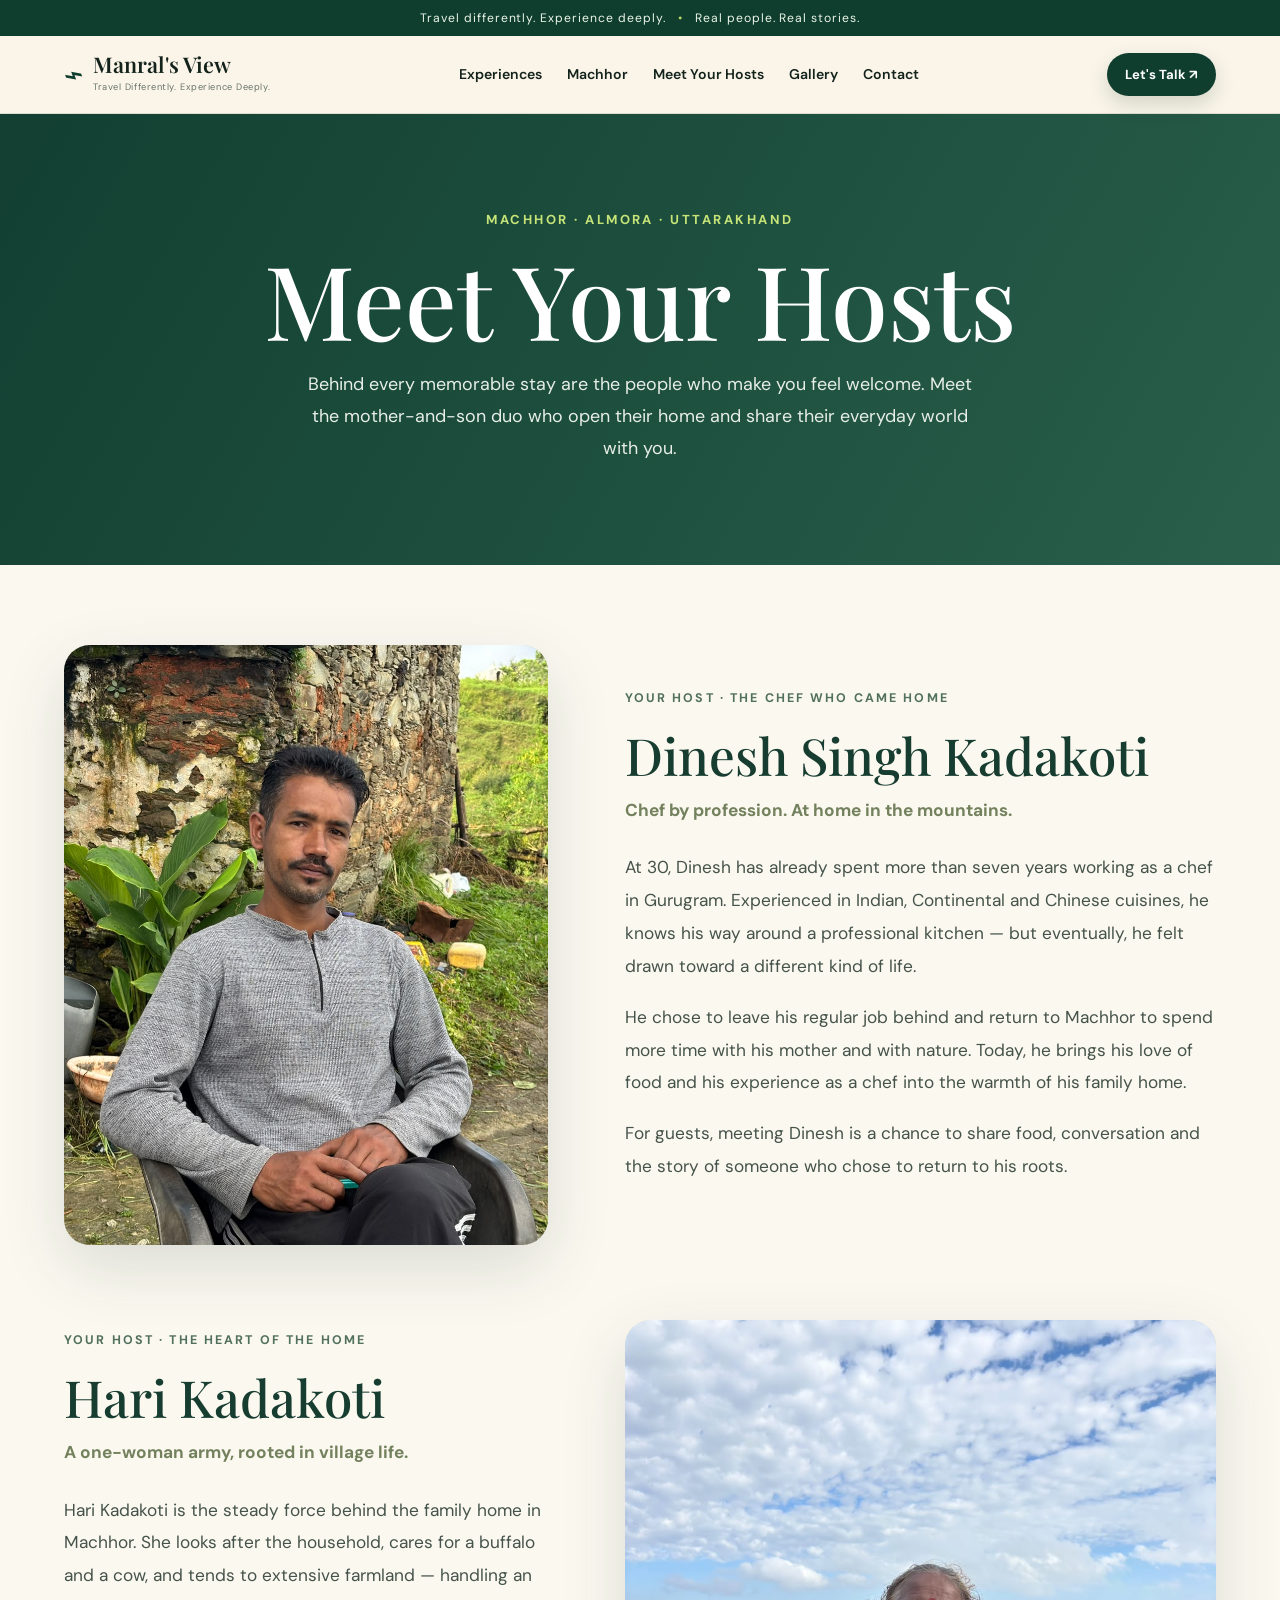
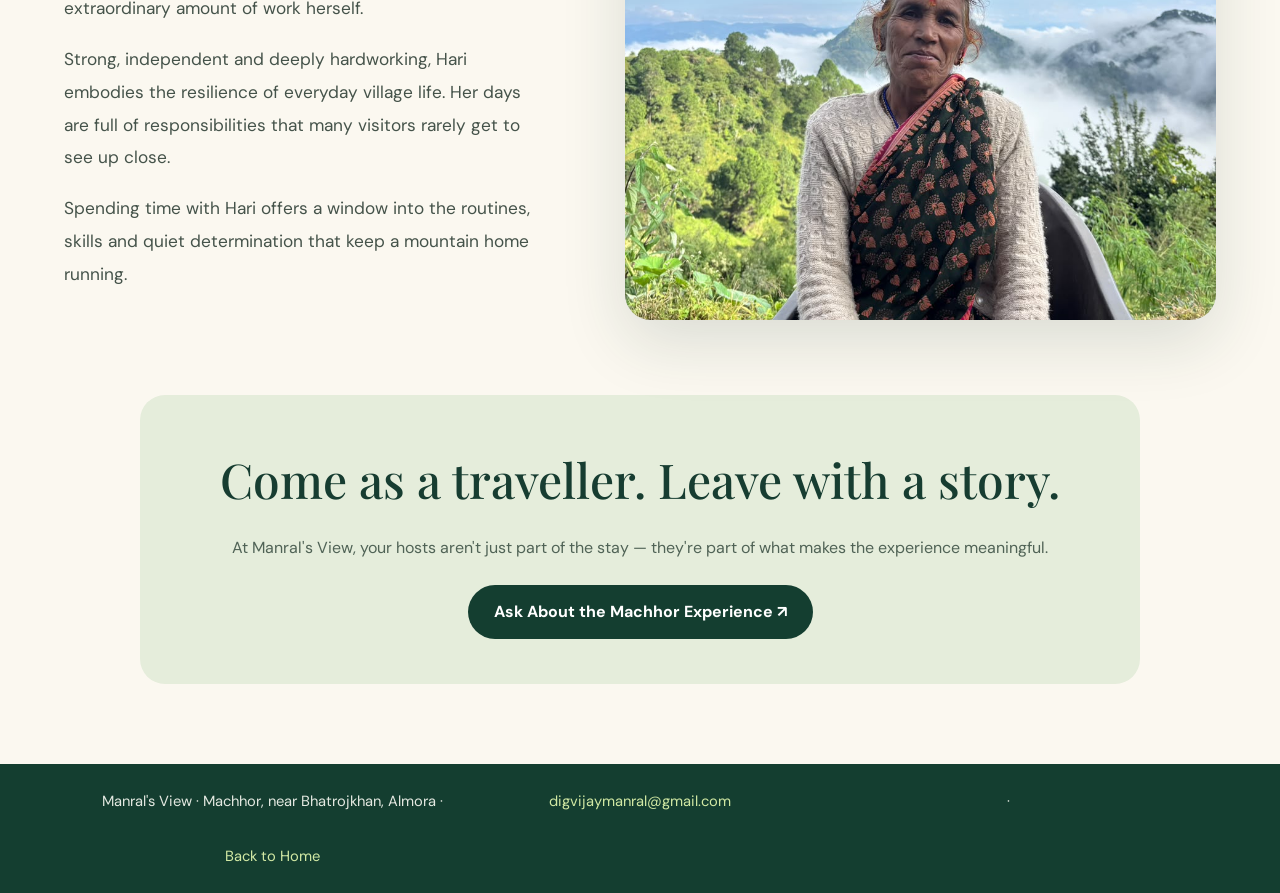
<file: hosts.html>
<!doctype html>
<html lang="en">
<head>
<meta charset="utf-8"><meta name="viewport" content="width=device-width,initial-scale=1">
<meta name="description" content="Meet Dinesh Singh Kadakoti and Hari Kadakoti, your mother-and-son hosts at Machhor, Uttarakhand.">
<title>Meet Your Hosts | Manral's View</title>
<link rel="preconnect" href="https://fonts.googleapis.com"><link rel="preconnect" href="https://fonts.gstatic.com" crossorigin>
<link href="https://fonts.googleapis.com/css2?family=DM+Sans:wght@400;500;600;700&family=Playfair+Display:ital,wght@0,500;0,600;1,500;1,600&display=swap" rel="stylesheet">
<link rel="stylesheet" href="style.css">
<style>
.hosts-hero{background:linear-gradient(120deg,#123f31,#295f4b);color:#fff;padding:95px max(6vw,24px) 100px;text-align:center}
.hosts-hero .kicker{color:#c6e477;font-weight:700;letter-spacing:.19em;font-size:13px}
.hosts-hero h1{font-family:'Playfair Display',serif;font-size:clamp(3.2rem,8vw,7rem);font-weight:500;line-height:1.05;margin:15px 0}
.hosts-hero p{max-width:680px;margin:0 auto;line-height:1.8;font-size:1.12rem;color:#e7eee8}
.hosts-main{background:#fbf8f0;padding:80px max(5vw,22px)}
.host-profile{max-width:1200px;margin:0 auto 75px;display:grid;grid-template-columns:minmax(260px, .9fr) 1.1fr;align-items:center;gap:clamp(25px,6vw,100px)}
.host-profile.reverse .host-image{order:2}
.host-image{border-radius:26px;overflow:hidden;box-shadow:0 22px 65px #18392d24;min-height:420px;height:600px;background:#d4dac9}
.host-image img{width:100%;height:100%;object-fit:cover;object-position:center 35%;display:block}
.host-info .eyebrow{font-size:.78rem;font-weight:700;letter-spacing:.17em;color:#52715c;text-transform:uppercase}
.host-info h2{font-family:'Playfair Display',serif;font-weight:500;font-size:clamp(2.3rem,4vw,4.1rem);line-height:1.13;color:#173d31;margin:18px 0 9px}
.host-info .subtitle{color:#73815d;font-weight:700;margin:0 0 25px}
.host-info p{color:#45534a;line-height:1.9;font-size:1.08rem;margin:0 0 18px}
.host-quote{max-width:1000px;margin:0 auto;text-align:center;background:#e5eddb;border-radius:25px;padding:45px 35px}
.host-quote h2{font-family:'Playfair Display',serif;font-size:clamp(1.8rem,4vw,3rem);font-weight:500;color:#173d31;margin:0 0 15px}
.host-quote p{color:#506356;line-height:1.7;margin:0 0 24px}
.host-link{display:inline-block;background:#143e30;color:#fff;text-decoration:none;border-radius:40px;padding:14px 26px;font-weight:700}
.hosts-footer{text-align:center;padding:25px;background:#143e30;color:#e4e9e1;font-size:.92rem}
.hosts-footer a{color:#d2e9a4}
@media(max-width:760px){.hosts-hero{padding:65px 24px}.hosts-main{padding:50px 20px}.host-profile{grid-template-columns:1fr;gap:28px;margin-bottom:55px}.host-profile.reverse .host-image{order:0}.host-image{height:470px;min-height:0}.host-info h2{margin-top:10px}}
</style>
</head>
<body>
<div class="top-strip">Travel differently. Experience deeply. <span>•</span> Real people. Real stories.</div>
<header class="nav"><a class="brand" href="index.html" aria-label="Manral's View home"><span class="brand-mark">⌁</span><span><strong>Manral's View</strong><small>Travel Differently. Experience Deeply.</small></span></a>
<button class="menu-toggle" aria-label="Open menu" aria-expanded="false">☰</button>
<nav class="nav-links"><a href="index.html#experiences">Experiences</a><a href="index.html#machhor">Machhor</a><a href="hosts.html" aria-current="page">Meet Your Hosts</a><a href="index.html#gallery">Gallery</a><a href="index.html#contact">Contact</a></nav>
<a class="nav-cta" href="https://wa.me/918587080086?text=Hi%2C%20I%27d%20like%20to%20know%20more%20about%20the%20Machhor%20experience" target="_blank" rel="noopener">Let's Talk ↗</a></header>
<main>
<section class="hosts-hero"><div class="kicker">MACHHOR · ALMORA · UTTARAKHAND</div><h1>Meet Your Hosts</h1><p>Behind every memorable stay are the people who make you feel welcome. Meet the mother-and-son duo who open their home and share their everyday world with you.</p></section>
<div class="hosts-main">
<article class="host-profile"><div class="host-image"><img src="dinesh-kadakoti.jpg" alt="Dinesh Singh Kadakoti sitting outside his home" loading="eager"></div><div class="host-info"><div class="eyebrow">Your host · The chef who came home</div><h2>Dinesh Singh Kadakoti</h2><p class="subtitle">Chef by profession. At home in the mountains.</p><p>At 30, Dinesh has already spent more than seven years working as a chef in Gurugram. Experienced in Indian, Continental and Chinese cuisines, he knows his way around a professional kitchen — but eventually, he felt drawn toward a different kind of life.</p><p>He chose to leave his regular job behind and return to Machhor to spend more time with his mother and with nature. Today, he brings his love of food and his experience as a chef into the warmth of his family home.</p><p>For guests, meeting Dinesh is a chance to share food, conversation and the story of someone who chose to return to his roots.</p></div></article>
<article class="host-profile reverse"><div class="host-image"><img src="hari-kadakoti.jpg" alt="Hari Kadakoti seated outdoors with the mountains behind her" loading="lazy"></div><div class="host-info"><div class="eyebrow">Your host · The heart of the home</div><h2>Hari Kadakoti</h2><p class="subtitle">A one-woman army, rooted in village life.</p><p>Hari Kadakoti is the steady force behind the family home in Machhor. She looks after the household, cares for a buffalo and a cow, and tends to extensive farmland — handling an extraordinary amount of work herself.</p><p>Strong, independent and deeply hardworking, Hari embodies the resilience of everyday village life. Her days are full of responsibilities that many visitors rarely get to see up close.</p><p>Spending time with Hari offers a window into the routines, skills and quiet determination that keep a mountain home running.</p></div></article>
<section class="host-quote"><h2>Come as a traveller. Leave with a story.</h2><p>At Manral's View, your hosts aren't just part of the stay — they're part of what makes the experience meaningful.</p><a class="host-link" href="https://wa.me/918587080086?text=Hi%2C%20I%27d%20like%20to%20visit%20Machhor%20and%20meet%20the%20hosts" target="_blank" rel="noopener">Ask About the Machhor Experience ↗</a></section>
</div></main><footer class="hosts-footer">Manral's View · Machhor, near Bhatrojkhan, Almora · <a href="mailto:digvijaymanral@gmail.com">digvijaymanral@gmail.com</a> · <a href="index.html">Back to Home</a></footer>
<script src="script.js"></script>
</body></html>
</file>
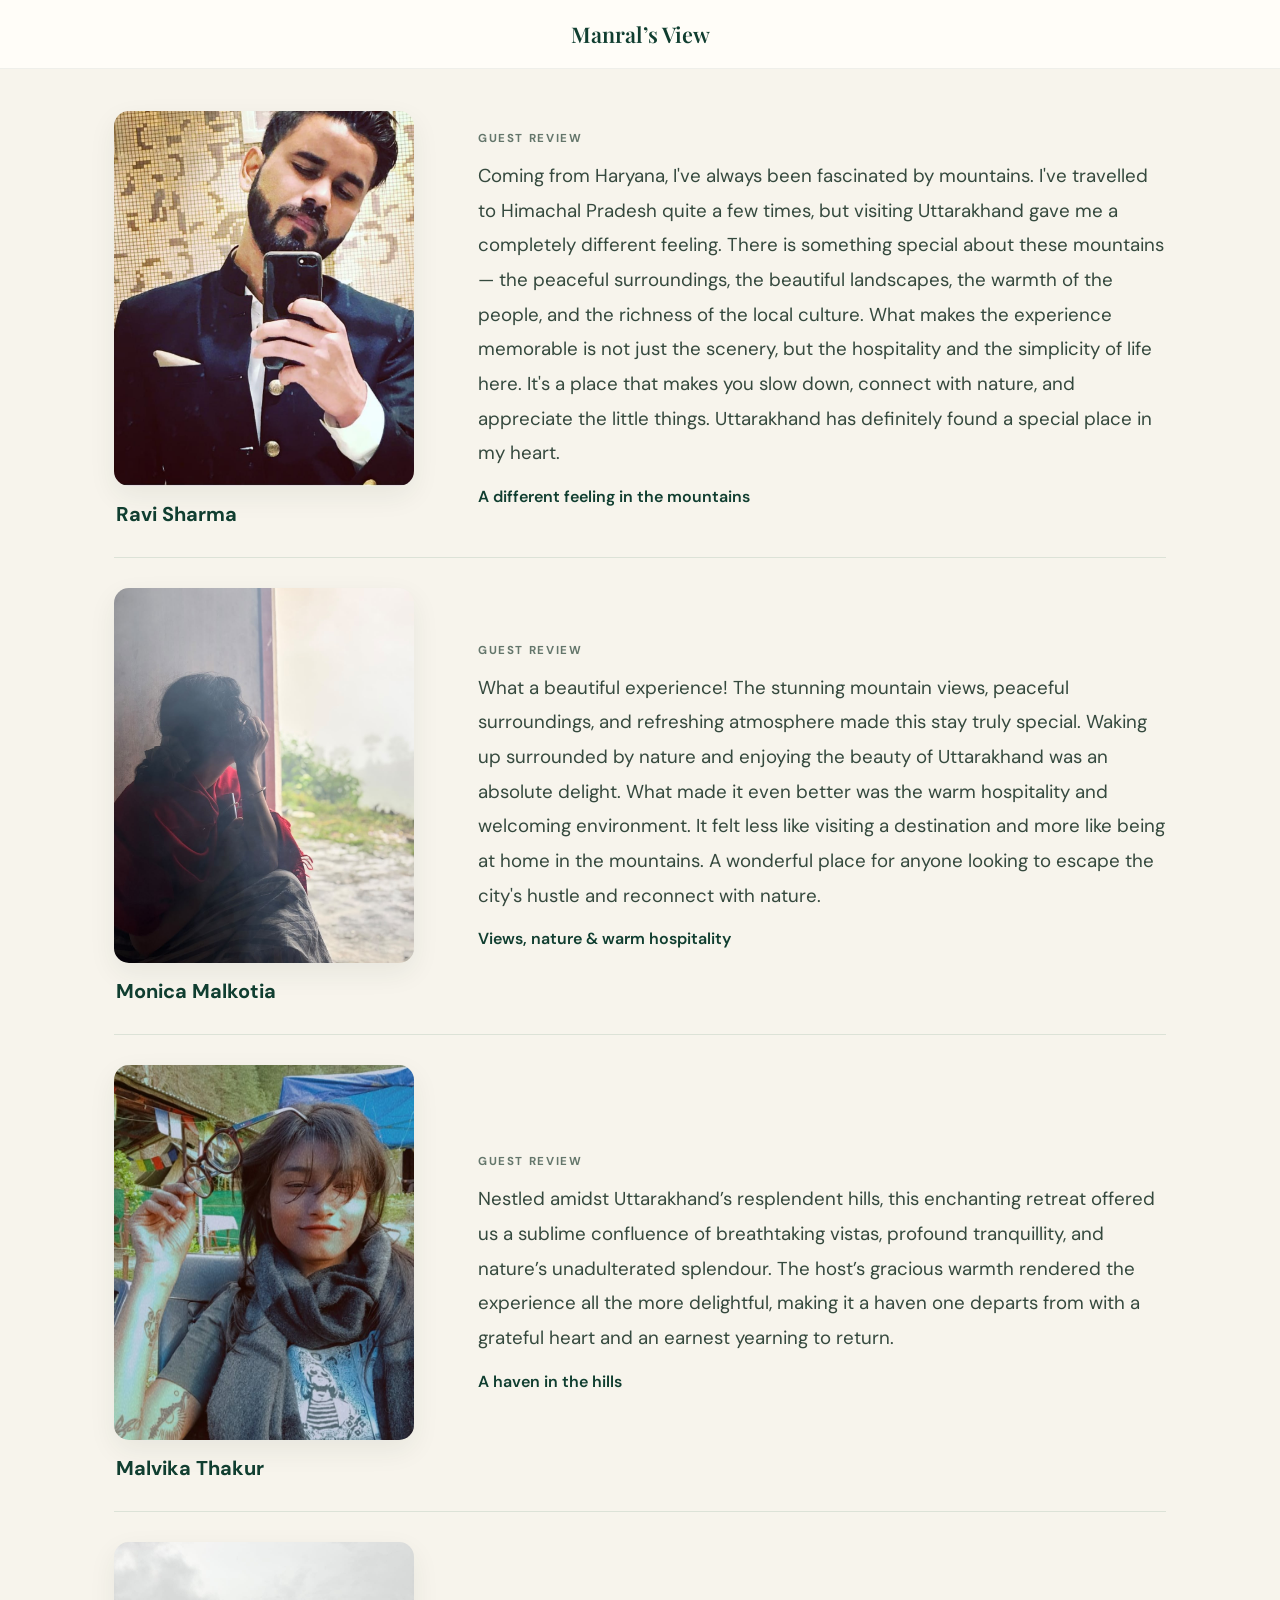
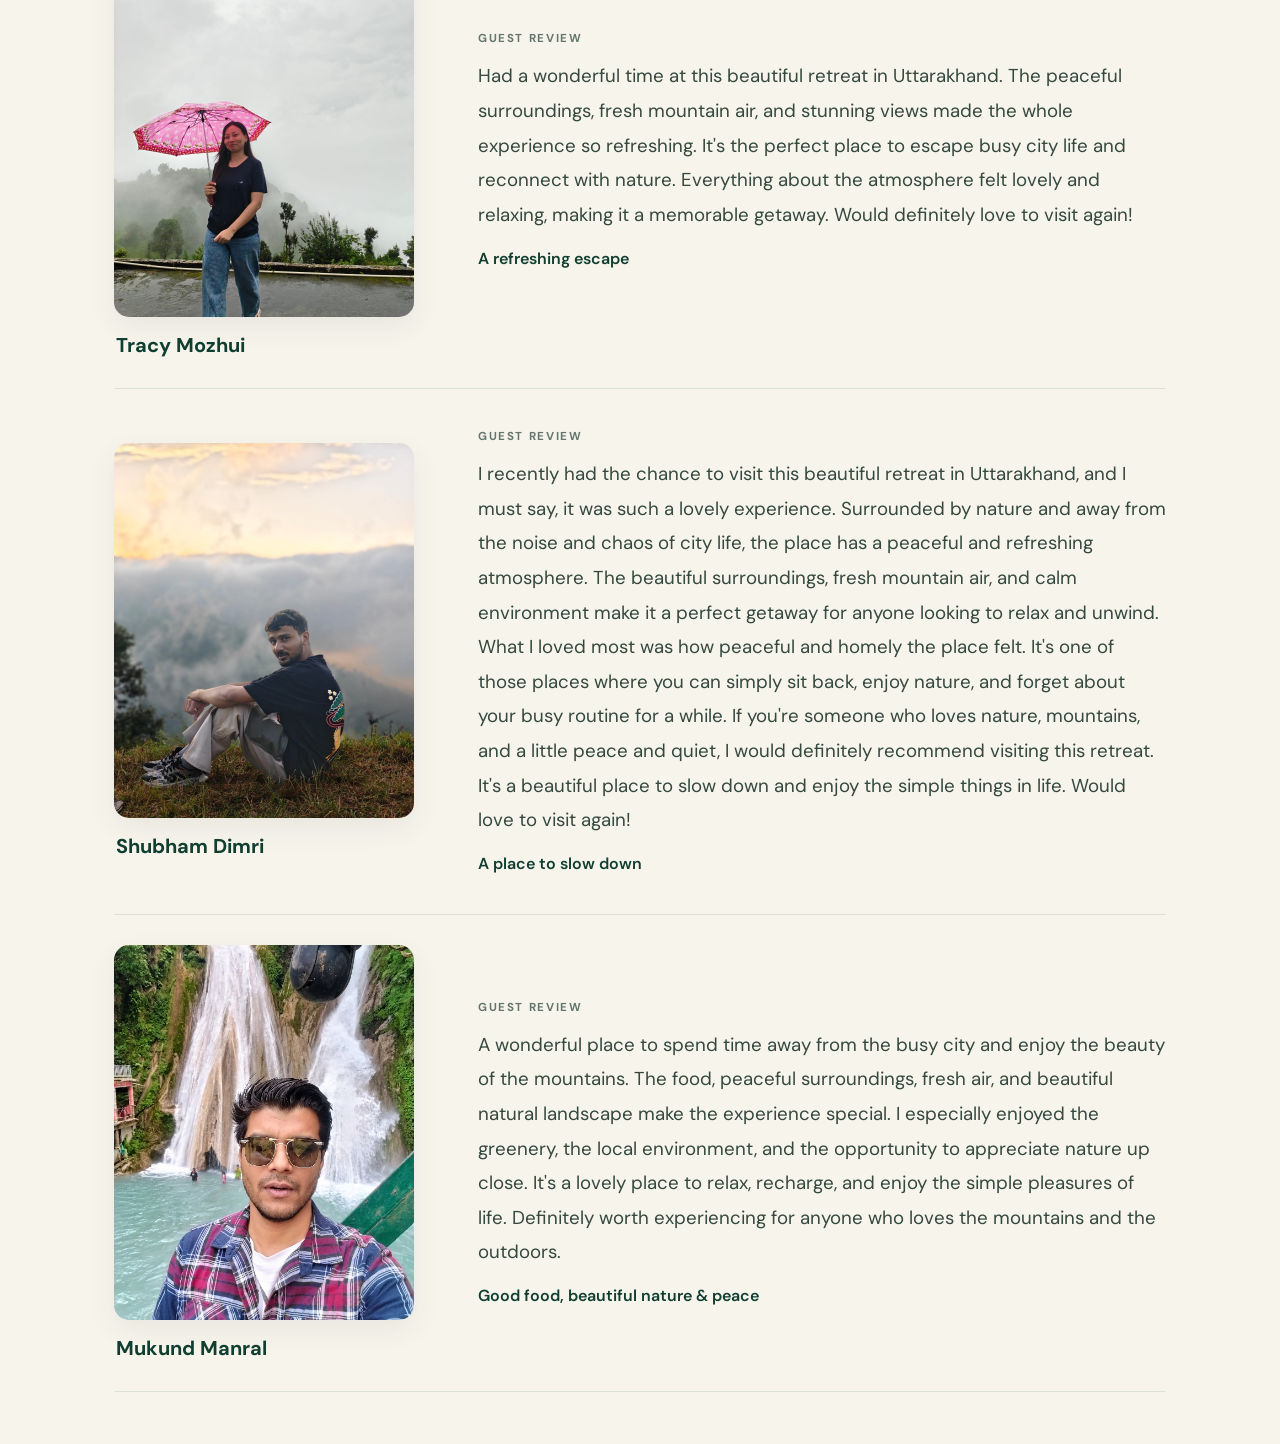
<file: reviews.html>
<!doctype html>
<html lang="en">
<head>
<meta charset="utf-8">
<meta name="viewport" content="width=device-width, initial-scale=1">
<meta name="description" content="Guest reviews and memories from Manral’s View in Uttarakhand.">
<title>Guest Reviews | Manral’s View</title>
<link rel="preconnect" href="https://fonts.googleapis.com">
<link rel="preconnect" href="https://fonts.gstatic.com" crossorigin>
<link href="https://fonts.googleapis.com/css2?family=DM+Sans:wght@400;500;600;700&family=Playfair+Display:ital,wght@0,500;0,600;1,500&display=swap" rel="stylesheet">
<style>
:root{--forest:#103e30;--cream:#f7f4ec;--sage:#e6ebe1;--ink:#263c32;--muted:#64766b;--line:#dce2d7}
*{box-sizing:border-box}
html{background:var(--cream);scroll-behavior:smooth}
body{margin:0;background:var(--cream);color:var(--ink);font-family:"DM Sans",Arial,Helvetica,sans-serif}
header{padding:20px 5%;display:flex;justify-content:center;background:#fffdf8;border-bottom:1px solid #203b3012}
.brand{font:600 1.35rem "Playfair Display",Georgia,serif;color:var(--forest);text-decoration:none}
main{max-width:1100px;margin:0 auto;padding:34px 24px 52px}
.review-row{display:grid;grid-template-columns:minmax(220px,300px) minmax(0,1fr);gap:clamp(28px,5vw,64px);align-items:center;padding:30px 0;border-bottom:1px solid var(--line)}
.review-row:first-child{padding-top:8px}
.guest-profile{width:100%;max-width:300px}
.guest-photo{display:block;width:100%;aspect-ratio:4/5;object-fit:cover;border-radius:15px;background:#e0e5dc;box-shadow:0 10px 28px #20352d12}
.guest-name{font:700 1.25rem/1.3 "DM Sans",Arial,sans-serif;color:var(--forest);margin:15px 2px 0}
.review-content{padding:10px 0}
.review-label{font-size:.72rem;font-weight:700;letter-spacing:.14em;text-transform:uppercase;color:var(--muted);margin:0 0 13px}
.review-text{font:400 clamp(1.02rem,1.5vw,1.17rem)/1.85 "DM Sans",Arial,sans-serif;color:#35493e;margin:0}
.review-title{font:600 1rem "DM Sans",Arial,sans-serif;color:var(--forest);margin:15px 0 0}
@media(max-width:680px){main{padding:20px 18px 38px}.review-row{grid-template-columns:1fr;gap:18px;padding:26px 0}.guest-profile{max-width:100%;display:grid;grid-template-columns:100px 1fr;align-items:center;gap:16px}.guest-photo{width:100px;height:120px;aspect-ratio:auto;border-radius:12px}.guest-name{margin:0;font-size:1.15rem}.review-content{padding:0}.review-text{font-size:1rem}}
</style>
</head>
<body>
<header><a class="brand" href="index.html">Manral’s View</a></header>
<main aria-label="Guest reviews">
<article class="review-row" id="review-ravi-sharma">
  <div class="guest-profile">
    <img class="guest-photo" src="ravi-sharma.jpg" alt="Ravi Sharma" loading="lazy">
    <h2 class="guest-name">Ravi Sharma</h2>
  </div>
  <div class="review-content">
    <p class="review-label">Guest review</p>
    <blockquote class="review-text">Coming from Haryana, I've always been fascinated by mountains. I've travelled to Himachal Pradesh quite a few times, but visiting Uttarakhand gave me a completely different feeling. There is something special about these mountains — the peaceful surroundings, the beautiful landscapes, the warmth of the people, and the richness of the local culture. What makes the experience memorable is not just the scenery, but the hospitality and the simplicity of life here. It's a place that makes you slow down, connect with nature, and appreciate the little things. Uttarakhand has definitely found a special place in my heart.</blockquote>
    <p class="review-title">A different feeling in the mountains</p>
  </div>
</article>
<article class="review-row" id="review-monica-malkotia">
  <div class="guest-profile">
    <img class="guest-photo" src="monica-malkotia.jpg" alt="Monica Malkotia" loading="lazy">
    <h2 class="guest-name">Monica Malkotia</h2>
  </div>
  <div class="review-content">
    <p class="review-label">Guest review</p>
    <blockquote class="review-text">What a beautiful experience! The stunning mountain views, peaceful surroundings, and refreshing atmosphere made this stay truly special. Waking up surrounded by nature and enjoying the beauty of Uttarakhand was an absolute delight. What made it even better was the warm hospitality and welcoming environment. It felt less like visiting a destination and more like being at home in the mountains. A wonderful place for anyone looking to escape the city's hustle and reconnect with nature.</blockquote>
    <p class="review-title">Views, nature &amp; warm hospitality</p>
  </div>
</article>
<article class="review-row" id="review-malvika-thakur">
  <div class="guest-profile">
    <img class="guest-photo" src="malvika-thakur.jpg" alt="Malvika Thakur" loading="lazy">
    <h2 class="guest-name">Malvika Thakur</h2>
  </div>
  <div class="review-content">
    <p class="review-label">Guest review</p>
    <blockquote class="review-text">Nestled amidst Uttarakhand’s resplendent hills, this enchanting retreat offered us a sublime confluence of breathtaking vistas, profound tranquillity, and nature’s unadulterated splendour. The host’s gracious warmth rendered the experience all the more delightful, making it a haven one departs from with a grateful heart and an earnest yearning to return.</blockquote>
    <p class="review-title">A haven in the hills</p>
  </div>
</article>
<article class="review-row" id="review-tracy-mozhui">
  <div class="guest-profile">
    <img class="guest-photo" src="tracy-mozhui.jpg" alt="Tracy Mozhui" loading="lazy">
    <h2 class="guest-name">Tracy Mozhui</h2>
  </div>
  <div class="review-content">
    <p class="review-label">Guest review</p>
    <blockquote class="review-text">Had a wonderful time at this beautiful retreat in Uttarakhand. The peaceful surroundings, fresh mountain air, and stunning views made the whole experience so refreshing. It's the perfect place to escape busy city life and reconnect with nature. Everything about the atmosphere felt lovely and relaxing, making it a memorable getaway. Would definitely love to visit again!</blockquote>
    <p class="review-title">A refreshing escape</p>
  </div>
</article>
<article class="review-row" id="review-shubham-dimri">
  <div class="guest-profile">
    <img class="guest-photo" src="shubham-dimri.jpg" alt="Shubham Dimri" loading="lazy">
    <h2 class="guest-name">Shubham Dimri</h2>
  </div>
  <div class="review-content">
    <p class="review-label">Guest review</p>
    <blockquote class="review-text">I recently had the chance to visit this beautiful retreat in Uttarakhand, and I must say, it was such a lovely experience. Surrounded by nature and away from the noise and chaos of city life, the place has a peaceful and refreshing atmosphere. The beautiful surroundings, fresh mountain air, and calm environment make it a perfect getaway for anyone looking to relax and unwind.

What I loved most was how peaceful and homely the place felt. It's one of those places where you can simply sit back, enjoy nature, and forget about your busy routine for a while.

If you're someone who loves nature, mountains, and a little peace and quiet, I would definitely recommend visiting this retreat. It's a beautiful place to slow down and enjoy the simple things in life. Would love to visit again!</blockquote>
    <p class="review-title">A place to slow down</p>
  </div>
</article>
<article class="review-row" id="review-mukund-manral">
  <div class="guest-profile">
    <img class="guest-photo" src="mukund-manral.jpg" alt="Mukund Manral" loading="lazy">
    <h2 class="guest-name">Mukund Manral</h2>
  </div>
  <div class="review-content">
    <p class="review-label">Guest review</p>
    <blockquote class="review-text">A wonderful place to spend time away from the busy city and enjoy the beauty of the mountains. The food, peaceful surroundings, fresh air, and beautiful natural landscape make the experience special. I especially enjoyed the greenery, the local environment, and the opportunity to appreciate nature up close. It's a lovely place to relax, recharge, and enjoy the simple pleasures of life. Definitely worth experiencing for anyone who loves the mountains and the outdoors.</blockquote>
    <p class="review-title">Good food, beautiful nature &amp; peace</p>
  </div>
</article>
</main>
</body>
</html>
</file>
<file: style.css>
:root{
  --green:#0f3d2e;--green-2:#17634b;--lime:#b9d86a;--cream:#fbf5e9;--sand:#efe2c9;--ink:#13231c;--muted:#66736b;--white:#fff;--orange:#e9893a;--line:rgba(19,35,28,.12);--shadow:0 22px 60px rgba(15,61,46,.14)
}
*{box-sizing:border-box}html{scroll-behavior:smooth}body{margin:0;background:var(--cream);color:var(--ink);font-family:"DM Sans",sans-serif;line-height:1.65}a{color:inherit;text-decoration:none}img{display:block;max-width:100%}button{font:inherit}.top-strip{background:var(--green);color:#eaf5e8;text-align:center;font-size:.76rem;letter-spacing:.08em;padding:8px 16px}.top-strip span{margin:0 8px;color:var(--lime)}
.nav{position:sticky;top:0;z-index:50;min-height:76px;padding:12px 5vw;display:flex;align-items:center;justify-content:space-between;gap:24px;background:rgba(251,245,233,.92);backdrop-filter:blur(14px);border-bottom:1px solid var(--line)}.brand{display:flex;align-items:center;gap:10px}.brand-mark{font-size:2rem;color:var(--green);transform:rotate(-20deg);display:inline-block}.brand strong{display:block;font:600 1.35rem/1 "Playfair Display",serif}.brand small{display:block;font-size:.58rem;letter-spacing:.06em;color:var(--muted);margin-top:4px}.nav-links{display:flex;gap:25px;font-size:.88rem;font-weight:600}.nav-links a:hover{color:var(--green-2)}.nav-cta{background:var(--green);color:white;padding:11px 18px;border-radius:999px;font-size:.82rem;font-weight:700;box-shadow:0 8px 20px rgba(15,61,46,.18)}.menu-toggle{display:none;background:none;border:0;font-size:1.5rem;color:var(--green)}
.hero{min-height:82vh;position:relative;display:flex;align-items:center;overflow:hidden;color:#fff}.hero-bg{position:absolute;inset:0;width:100%;height:100%;object-fit:cover;object-position:center}.hero-shade{position:absolute;inset:0;background:linear-gradient(90deg,rgba(5,31,22,.75),rgba(5,31,22,.22) 55%,rgba(5,31,22,.08)),linear-gradient(0deg,rgba(5,31,22,.3),transparent 45%)}.hero-content{position:relative;z-index:2;width:min(760px,90%);padding:11vh 7vw}.eyebrow{font-size:.72rem;letter-spacing:.2em;font-weight:800;text-transform:uppercase;color:var(--green-2);margin:0 0 16px}.eyebrow.light{color:#e4f3ce}.hero h1{font:600 clamp(3.2rem,7.5vw,7rem)/.95 "Playfair Display",serif;margin:0 0 26px;letter-spacing:-.04em}.hero h1 em{color:var(--lime);font-weight:500}.hero-copy{font-size:clamp(1rem,1.7vw,1.22rem);max-width:650px;color:#f3f7ef}.hero-actions{display:flex;gap:12px;flex-wrap:wrap;margin-top:30px}.button{display:inline-flex;align-items:center;justify-content:center;gap:8px;padding:13px 20px;border-radius:999px;font-weight:700;font-size:.86rem;transition:.25s ease}.button:hover{transform:translateY(-2px)}.button.primary{background:var(--lime);color:var(--green)}.button.dark{background:var(--green);color:white}.button.glass{border:1px solid rgba(255,255,255,.55);color:#fff;background:rgba(255,255,255,.1);backdrop-filter:blur(10px)}.button.outline{border:1px solid var(--green);color:var(--green)}.hero-note{margin-top:24px;font-size:.84rem;color:#edf5e9}.hero-stamp{position:absolute;right:6vw;bottom:10vh;z-index:2;font:italic 1.2rem/1.1 "Playfair Display",serif;text-align:right;transform:rotate(-3deg);text-shadow:0 2px 12px rgba(0,0,0,.3)}
.section-pad{padding:100px 7vw}.promise{padding:90px 7vw;background:#fff;display:grid;grid-template-columns:1fr 1.4fr;gap:70px;align-items:center}.promise-intro h2,.section-head h2,.how h2{font:500 clamp(2.5rem,5vw,4.4rem)/1.02 "Playfair Display",serif;margin:0 0 22px;letter-spacing:-.03em}.promise-intro>p:last-child{color:var(--muted);max-width:560px;font-size:1.05rem}.promise-grid{display:grid;grid-template-columns:repeat(3,1fr);gap:16px}.promise-grid article{padding:25px 20px;border:1px solid var(--line);border-radius:18px;background:linear-gradient(145deg,#fff,#f5eee0);min-height:180px;transition:.25s}.promise-grid article:hover{transform:translateY(-5px);box-shadow:var(--shadow)}.promise-grid article:nth-child(4),.promise-grid article:nth-child(5){background:#e8f0d8}.promise-grid span{font-size:1.8rem}.promise-grid h3{font:600 1.18rem "Playfair Display",serif;margin:12px 0 4px}.promise-grid p{font-size:.84rem;color:var(--muted);margin:0}
.experience-types{background:var(--sand)}.section-head{display:flex;justify-content:space-between;gap:60px;align-items:end;margin-bottom:45px}.section-head>p{max-width:420px;color:var(--muted);margin:0}.type-grid{display:grid;grid-template-columns:repeat(3,1fr);gap:20px}.type-card{min-height:410px;border-radius:26px;overflow:hidden;position:relative;background-size:cover;background-position:center;display:flex;align-items:end;color:#fff;box-shadow:var(--shadow)}.type-village{background-image:linear-gradient(0deg,rgba(7,31,22,.86),transparent 65%),url('village-life.jpg')}.type-food{background-image:linear-gradient(0deg,rgba(73,44,18,.88),transparent 65%),url('sunset.jpg')}.type-people{background-image:linear-gradient(0deg,rgba(11,42,36,.88),transparent 65%),url('people-trail.jpg')}.type-card>div{padding:30px}.type-card span{font-size:.75rem;letter-spacing:.15em}.type-card h3{font:500 2.25rem "Playfair Display",serif;margin:8px 0}.type-card p{margin:0;color:#f5f4ec;max-width:300px}
.machhor{display:grid;grid-template-columns:1fr 1.05fr;gap:70px;align-items:center;background:#fff}.machhor h2{font:500 clamp(3rem,5vw,5rem)/.92 "Playfair Display",serif;margin:0 0 25px}.machhor h2 em{color:var(--green-2)}.machhor .lead{font-size:1.18rem;color:var(--green-2)}.machhor-copy>p:not(.eyebrow):not(.lead){color:var(--muted);max-width:590px}.facts{display:flex;gap:12px;flex-wrap:wrap;margin:28px 0}.facts div{display:flex;gap:10px;align-items:center;padding:12px 14px;border-radius:14px;background:#f2eadb}.facts b{font:600 1.3rem "Playfair Display",serif;color:var(--green)}.facts span{font-size:.72rem;line-height:1.25;color:var(--muted)}.video-wrap{position:relative;border-radius:24px;overflow:hidden;background:#09291f;box-shadow:var(--shadow)}.video-wrap video{display:block;width:100%;max-height:650px;object-fit:cover;background:#09291f}.video-label{position:absolute;left:16px;bottom:48px;background:rgba(0,0,0,.55);color:white;padding:8px 12px;border-radius:999px;font-size:.75rem;backdrop-filter:blur(8px)}.video-label span{color:var(--lime)}.mini-gallery{display:grid;grid-template-columns:repeat(3,1fr);gap:10px;margin-top:12px}.mini-gallery img{width:100%;height:110px;object-fit:cover;border-radius:14px}
.village-life{display:grid;grid-template-columns:1.05fr 1fr;min-height:610px;background:var(--green);color:#fff}.village-image img{width:100%;height:100%;min-height:610px;object-fit:cover}.village-copy{padding:80px 8vw;display:flex;flex-direction:column;justify-content:center;background:radial-gradient(circle at 80% 20%,rgba(185,216,106,.18),transparent 32%),var(--green)}.village-copy h2{font:500 clamp(3rem,5vw,5rem)/.95 "Playfair Display",serif;margin:0 0 25px}.village-copy h2 em{color:var(--lime)}.village-copy>p:not(.eyebrow){max-width:590px;color:#dce9de;font-size:1.05rem}.small-note{font-size:.88rem!important;color:#b8cdbd!important}.activity-row{display:flex;flex-wrap:wrap;gap:10px;margin-top:25px}.activity-row span{border:1px solid rgba(255,255,255,.2);padding:9px 12px;border-radius:999px;font-size:.78rem;background:rgba(255,255,255,.05)}
.gallery{background:#f7efe1}.gallery-grid{display:grid;grid-template-columns:repeat(4,1fr);grid-auto-rows:210px;gap:14px}.photo{padding:0;border:0;border-radius:18px;overflow:hidden;cursor:pointer;position:relative;background:#ddd}.photo:after{content:'↗';position:absolute;right:12px;bottom:10px;background:rgba(0,0,0,.55);color:white;width:32px;height:32px;border-radius:50%;display:grid;place-items:center;opacity:0;transition:.25s}.photo:hover:after{opacity:1}.photo img{width:100%;height:100%;object-fit:cover;transition:.45s}.photo:hover img{transform:scale(1.05)}.photo.wide{grid-column:span 2}.photo.tall{grid-row:span 2}
.story{display:grid;grid-template-columns:.9fr 1.1fr;gap:80px;align-items:center;background:#fff}.story-photo{border-radius:28px;overflow:hidden;box-shadow:var(--shadow);max-width:520px;justify-self:center}.story-photo img{width:100%;aspect-ratio:3/4;object-fit:cover}.story-copy h2{font:500 clamp(3rem,5vw,5rem)/.95 "Playfair Display",serif;margin:0 0 25px}.story-copy .lead{font-size:1.15rem;color:var(--green-2)}.story-copy p:not(.eyebrow):not(.lead){color:var(--muted)}.signature{margin-top:25px;font:italic 1.5rem "Playfair Display",serif;color:var(--green-2)}
.quote-banner{height:390px;position:relative;overflow:hidden;display:grid;place-items:center;color:white;text-align:center}.quote-banner img{position:absolute;inset:0;width:100%;height:100%;object-fit:cover}.quote-banner:after{content:'';position:absolute;inset:0;background:linear-gradient(rgba(7,42,31,.45),rgba(7,42,31,.68))}.quote-banner>div{position:relative;z-index:2}.quote-banner p{font:italic 2rem/1.2 "Playfair Display",serif;margin:0 0 15px}.quote-banner span{font-size:.72rem;letter-spacing:.22em}
.how{text-align:center;background:#f1e6d3}.how h2{max-width:900px;margin:0 auto}.steps{display:grid;grid-template-columns:repeat(3,1fr);gap:22px;margin-top:45px}.steps>div{background:#e3ebd8;border:1px solid #d2dec6;border-radius:20px;padding:28px;box-shadow:0 10px 25px rgba(45,60,45,.06);transition:transform .2s ease,box-shadow .2s ease}.steps>div:hover{transform:translateY(-3px);box-shadow:0 14px 30px rgba(45,60,45,.1)}.steps b{font:italic 2.6rem "Playfair Display",serif;color:var(--green-2)}.steps h3{font:600 1.45rem "Playfair Display",serif;margin:8px 0 4px}.steps p{color:var(--muted);margin:0}
.contact{min-height:530px;position:relative;display:grid;place-items:center;text-align:center;color:white;overflow:hidden}.contact-bg{position:absolute;inset:0;width:100%;height:100%;object-fit:cover}.contact-overlay{position:absolute;inset:0;background:linear-gradient(90deg,rgba(4,31,23,.82),rgba(4,31,23,.48),rgba(4,31,23,.78))}.contact-inner{position:relative;z-index:2;padding:80px 7vw}.contact h2{font:500 clamp(3rem,6vw,5.5rem)/.95 "Playfair Display",serif;margin:0 0 20px}.contact-inner>p:not(.eyebrow){font-size:1.1rem;color:#e6f0e6}.contact-actions{justify-content:center}.button.whatsapp{background:#4ee080;color:#083d28}.instagram{display:inline-block;margin-top:25px;font-size:.88rem;color:#e7f2e8;text-decoration:underline;text-underline-offset:5px}
footer{background:#071f17;color:#dfece1;padding:35px 7vw;display:grid;grid-template-columns:1fr auto 1fr;gap:30px;align-items:center}.footer-brand strong{display:block;font:600 1.35rem "Playfair Display",serif}.footer-brand span{display:block;color:#8fa89a;font-size:.72rem;margin-top:3px}.footer-links{display:flex;gap:20px;font-size:.8rem}.footer-links a:hover{color:var(--lime)}.footer-note{text-align:right;color:#8fa89a;font-size:.72rem}
.lightbox{position:fixed;inset:0;background:rgba(3,18,13,.92);z-index:100;display:none;place-items:center;padding:30px}.lightbox.open{display:grid}.lightbox img{max-width:min(94vw,1200px);max-height:88vh;object-fit:contain;border-radius:14px}.lightbox-close{position:absolute;right:25px;top:18px;background:none;border:0;color:white;font-size:2.5rem;cursor:pointer}.reveal{opacity:0;transform:translateY(18px);transition:opacity .75s ease,transform .75s ease}.reveal.visible{opacity:1;transform:none}
@media(max-width:1000px){.nav-links{gap:15px}.nav-cta{display:none}.promise{grid-template-columns:1fr}.promise-grid{grid-template-columns:repeat(2,1fr)}.machhor,.story{grid-template-columns:1fr;gap:45px}.story-photo{max-width:420px}.type-grid{grid-template-columns:1fr}.type-card{min-height:340px}.section-head{display:block}.section-head>p{margin-top:15px}.gallery-grid{grid-template-columns:repeat(2,1fr)}.photo.wide{grid-column:span 2}}
@media(max-width:700px){.top-strip{font-size:.66rem}.nav{padding:12px 5vw}.menu-toggle{display:block}.nav-links{display:none;position:absolute;top:100%;left:0;right:0;background:var(--cream);padding:16px 5vw;flex-direction:column;border-bottom:1px solid var(--line);box-shadow:0 15px 30px rgba(0,0,0,.08)}.nav-links.open{display:flex}.hero{min-height:84vh}.hero-content{padding:16vh 7vw 8vh}.hero h1{font-size:3.5rem}.hero-stamp{display:none}.promise{padding:75px 7vw}.promise-grid{grid-template-columns:1fr}.section-pad{padding:75px 7vw}.facts{display:grid;grid-template-columns:1fr 1fr}.facts div:last-child{grid-column:span 2}.machhor h2{font-size:3.5rem}.video-wrap video{max-height:600px}.mini-gallery img{height:85px}.village-life{grid-template-columns:1fr}.village-image img{min-height:430px;max-height:520px}.village-copy{padding:70px 7vw}.gallery-grid{grid-template-columns:1fr 1fr;grid-auto-rows:170px}.photo.wide{grid-column:span 2}.photo.tall{grid-row:span 2}.story{padding-top:75px;padding-bottom:75px}.quote-banner{height:330px}.quote-banner p{font-size:1.5rem;padding:0 20px}.steps{grid-template-columns:1fr;margin-top:35px}.contact{min-height:560px}.contact-actions{align-items:stretch;flex-direction:column}.contact-actions .button{width:100%}footer{grid-template-columns:1fr;gap:18px}.footer-links{flex-wrap:wrap}.footer-note{text-align:left}}
</file>
